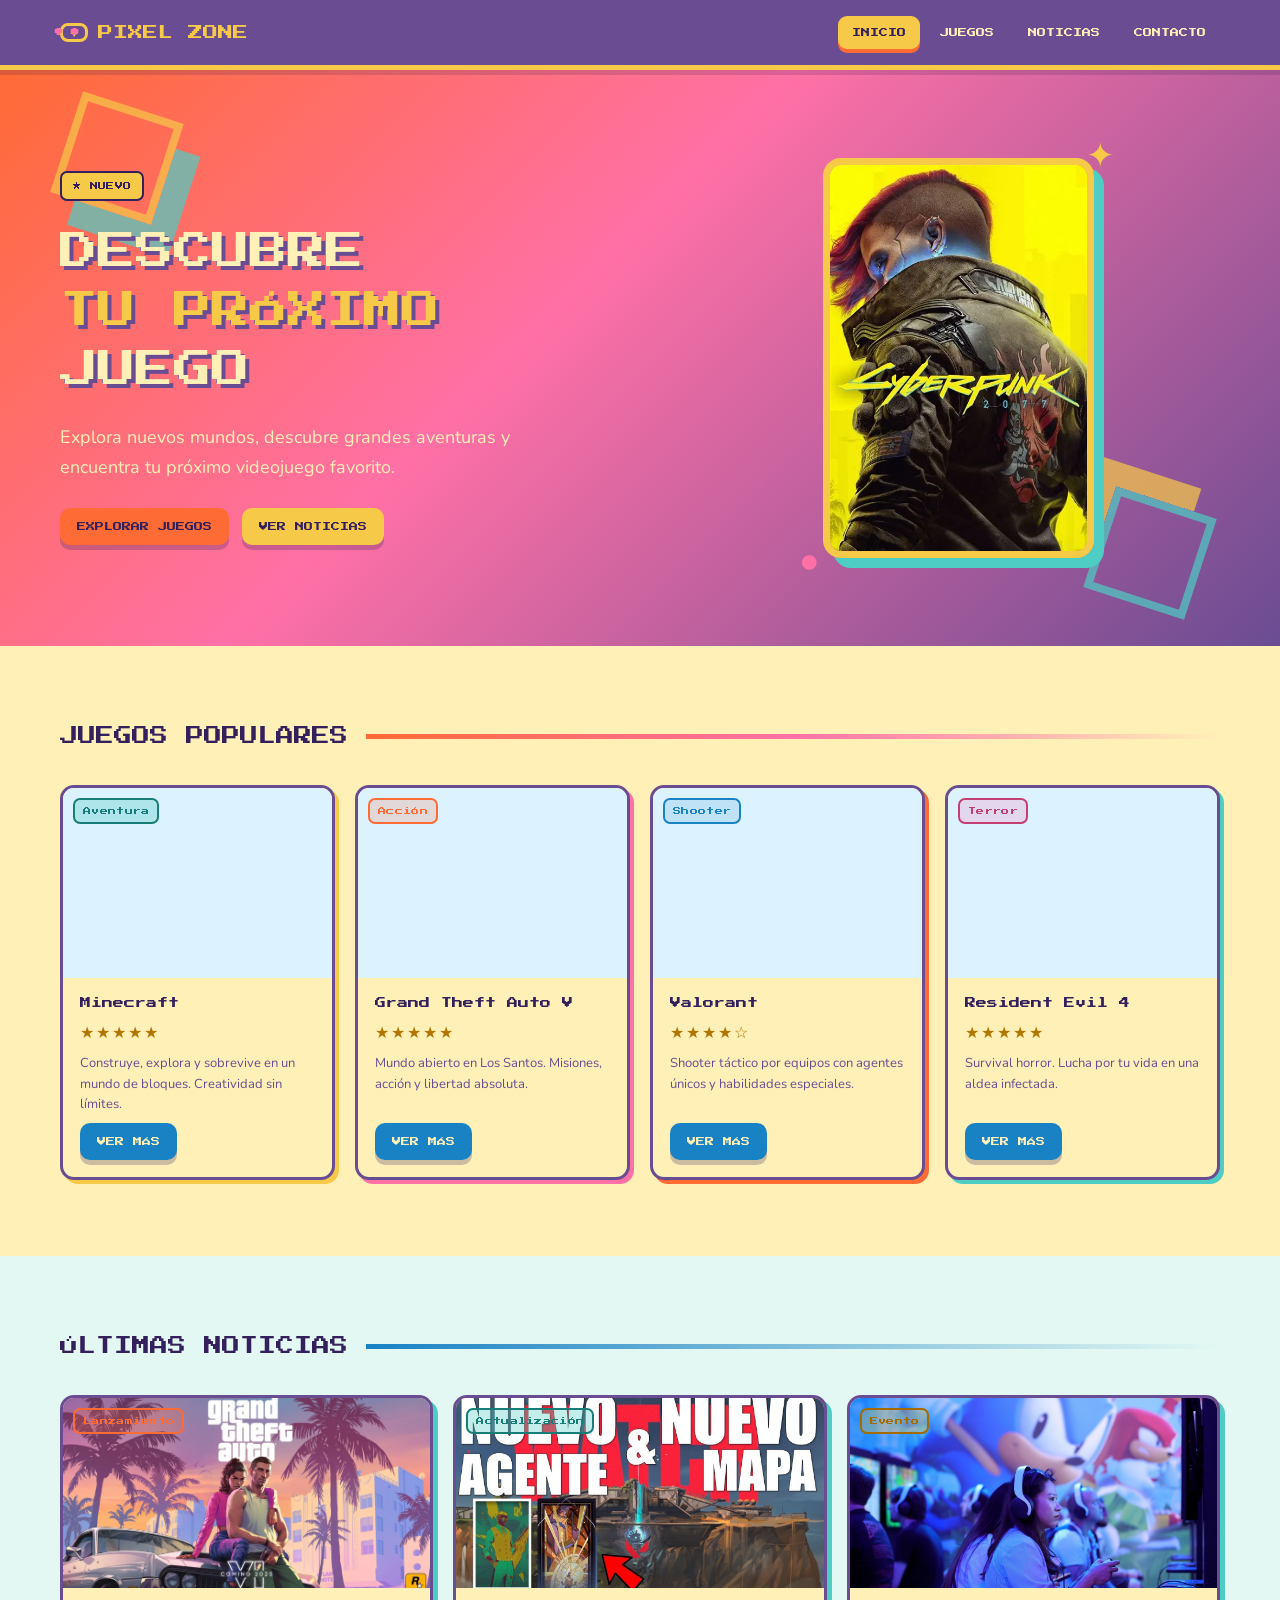
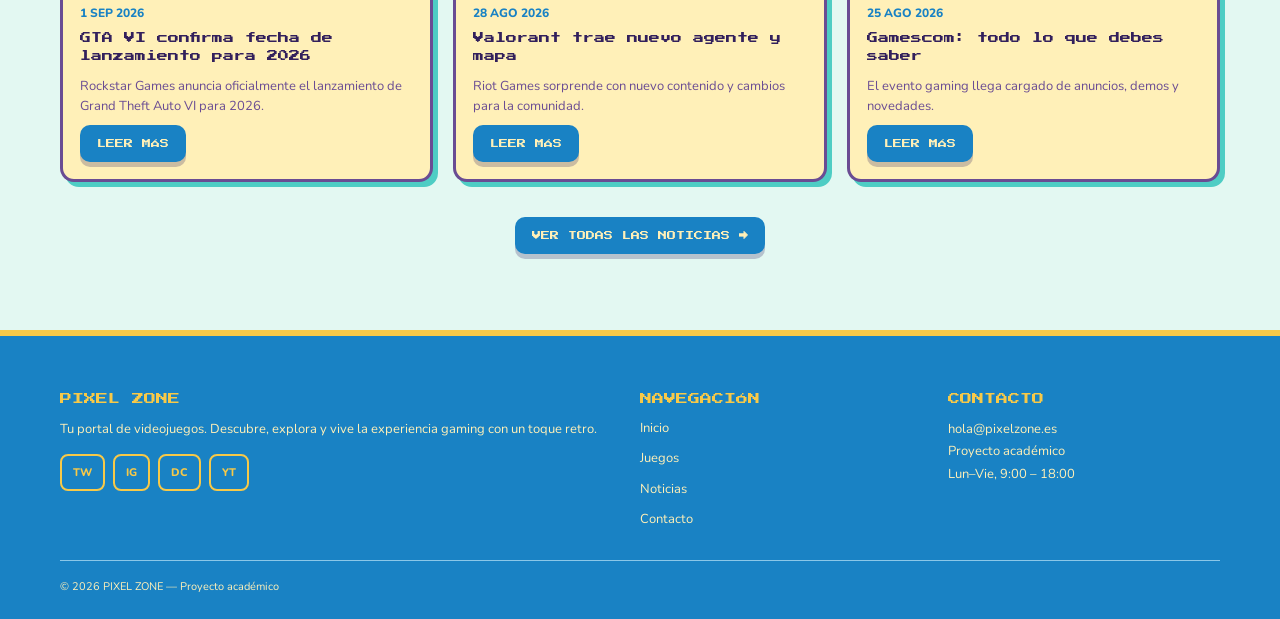
<file: index.html>
<!DOCTYPE html>
<html lang="es">
<head><meta charset="UTF-8"><meta name="viewport" content="width=device-width,initial-scale=1.0">
<title>Pixel Zone | Videojuegos</title><link rel="stylesheet" href="style.css"></head>
<body>
<header class="navbar">
  <div class="container nav-inner">
    <a class="logo pixel" href="index.html"><span class="controller"></span> PIXEL ZONE</a>
    <button class="menu-btn" onclick="toggleMenu()" aria-label="Abrir menú">☰</button>
    <nav class="nav-links" id="navLinks">
      <a class="active" href="index.html">INICIO</a>
      <a class="" href="juegos.html">JUEGOS</a>
      <a class="" href="noticias.html">NOTICIAS</a>
      <a class="" href="contacto.html">CONTACTO</a>
    </nav>
  </div>
</header>
<main>
<section class="hero">
  <div class="container hero-inner">
    <div>
      <span class="badge">★ NUEVO</span>
      <h1>DESCUBRE<br><span>TU PRÓXIMO</span><br>JUEGO</h1>
      <p>Explora nuevos mundos, descubre grandes aventuras y encuentra tu próximo videojuego favorito.</p>
      <div class="actions"><a class="btn btn-orange" href="juegos.html">EXPLORAR JUEGOS</a><a class="btn btn-yellow" href="noticias.html">VER NOTICIAS</a></div>
    </div>
    <div class="hero-image">
      <img src="img/hero.jpg" alt="Hero de Pixel Zone">
      <span class="float star">✦</span><span class="float coin">●</span>
    </div>
  </div>
</section>
<section class="section">
  <div class="container">
    <div class="section-title"><h2>JUEGOS POPULARES</h2><div class="line"></div></div>
    <div class="grid-games"><article class="card" style="box-shadow:4px 4px 0 var(--yellow)">
      <div class="card-image"><iframe width="100%" height="100%" src="https://www.youtube.com/embed/7A5YWn33eps" title="Minecraft" frameborder="0" allow="accelerometer; autoplay; clipboard-write; encrypted-media; gyroscope; picture-in-picture; web-share" allowfullscreen style="position:relative; z-index:1;"></iframe><span class="category cat-teal" style="position:absolute;top:10px;left:10px;z-index:2;pointer-events:none;">Aventura</span></div>
      <div class="card-body">
        <h3>Minecraft</h3><div class="rating">★★★★★</div><p>Construye, explora y sobrevive en un mundo de bloques. Creatividad sin límites.</p>
        <a class="btn btn-blue" href="juegos.html">VER MÁS</a>
      </div>
    </article><article class="card" style="box-shadow:4px 4px 0 var(--pink)">
      <div class="card-image"><iframe width="100%" height="100%" src="https://www.youtube.com/embed/hvoD7ehZPcM" title="Grand Theft Auto V" frameborder="0" allow="accelerometer; autoplay; clipboard-write; encrypted-media; gyroscope; picture-in-picture; web-share" allowfullscreen style="position:relative; z-index:1;"></iframe><span class="category cat-orange" style="position:absolute;top:10px;left:10px;z-index:2;pointer-events:none;">Acción</span></div>
      <div class="card-body">
        <h3>Grand Theft Auto V</h3><div class="rating">★★★★★</div><p>Mundo abierto en Los Santos. Misiones, acción y libertad absoluta.</p>
        <a class="btn btn-blue" href="juegos.html">VER MÁS</a>
      </div>
    </article><article class="card" style="box-shadow:4px 4px 0 var(--orange)">
      <div class="card-image"><iframe width="100%" height="100%" src="https://www.youtube.com/embed/Ey770ez6ROk" title="Valorant" frameborder="0" allow="accelerometer; autoplay; clipboard-write; encrypted-media; gyroscope; picture-in-picture; web-share" allowfullscreen style="position:relative; z-index:1;"></iframe><span class="category cat-blue" style="position:absolute;top:10px;left:10px;z-index:2;pointer-events:none;">Shooter</span></div>
      <div class="card-body">
        <h3>Valorant</h3><div class="rating">★★★★☆</div><p>Shooter táctico por equipos con agentes únicos y habilidades especiales.</p>
        <a class="btn btn-blue" href="juegos.html">VER MÁS</a>
      </div>
    </article><article class="card" style="box-shadow:4px 4px 0 var(--teal)">
      <div class="card-image"><iframe width="100%" height="100%" src="https://www.youtube.com/embed/E69tKrfEQag" title="Resident Evil 4" frameborder="0" allow="accelerometer; autoplay; clipboard-write; encrypted-media; gyroscope; picture-in-picture; web-share" allowfullscreen style="position:relative; z-index:1;"></iframe><span class="category cat-pink" style="position:absolute;top:10px;left:10px;z-index:2;pointer-events:none;">Terror</span></div>
      <div class="card-body">
        <h3>Resident Evil 4</h3><div class="rating">★★★★★</div><p>Survival horror. Lucha por tu vida en una aldea infectada.</p>
        <a class="btn btn-blue" href="juegos.html">VER MÁS</a>
      </div>
    </article></div>
  </div>
</section>
<section class="section alt">
  <div class="container">
    <div class="section-title"><h2>ÚLTIMAS NOTICIAS</h2><div class="line" style="background:linear-gradient(90deg,var(--blue),transparent)"></div></div>
    <div class="news-grid"><article class="card news-card">
      <div class="card-image"><img src="img/Grand-Theft-Auto-V.jpg" alt="Novedades de GTA VI"><span class="category cat-orange" style="position:absolute;top:10px;left:10px">Lanzamiento</span></div>
      <div class="card-body"><div class="news-date">1 sep 2026</div><h3>GTA VI confirma fecha de lanzamiento para 2026</h3><p>Rockstar Games anuncia oficialmente el lanzamiento de Grand Theft Auto VI para 2026.</p><a class="btn btn-blue" href="noticias.html">LEER MÁS</a></div>
    </article><article class="card news-card">
      <div class="card-image"><img src="img/Valorant-trae-nuevo-agente-y-mapa.jpg" alt="Valorant trae nuevo agente y mapa"><span class="category cat-teal" style="position:absolute;top:10px;left:10px">Actualización</span></div>
      <div class="card-body"><div class="news-date">28 ago 2026</div><h3>Valorant trae nuevo agente y mapa</h3><p>Riot Games sorprende con nuevo contenido y cambios para la comunidad.</p><a class="btn btn-blue" href="noticias.html">LEER MÁS</a></div>
    </article><article class="card news-card">
      <div class="card-image"><img src="img/Gamescom.jpg" alt="Las novedades más importantes de Gamescom"><span class="category cat-yellow" style="position:absolute;top:10px;left:10px">Evento</span></div>
      <div class="card-body"><div class="news-date">25 ago 2026</div><h3>Gamescom: todo lo que debes saber</h3><p>El evento gaming llega cargado de anuncios, demos y novedades.</p><a class="btn btn-blue" href="noticias.html">LEER MÁS</a></div>
    </article></div>
    <div style="text-align:center;margin-top:35px"><a class="btn btn-blue" href="noticias.html">VER TODAS LAS NOTICIAS →</a></div>
  </div>
</section>
</main><footer>
  <div class="container footer-grid">
    <div>
      <h3> PIXEL ZONE</h3>
      <p>Tu portal de videojuegos. Descubre, explora y vive la experiencia gaming con un toque retro.</p>
      <div class="socials"><span class="social">TW</span><span class="social">IG</span><span class="social">DC</span><span class="social">YT</span></div>
    </div>
    <div>
      <h3>NAVEGACIÓN</h3>
      <div class="footer-links">
        <a href="index.html">Inicio</a><a href="juegos.html">Juegos</a><a href="noticias.html">Noticias</a><a href="contacto.html">Contacto</a>
      </div>
    </div>
    <div>
      <h3>CONTACTO</h3>
      <p>hola@pixelzone.es<br>Proyecto académico<br>Lun–Vie, 9:00 – 18:00</p>
    </div>
  </div>
  <div class="container copyright">© 2026 PIXEL ZONE — Proyecto académico</div>
</footer><script>
function toggleMenu(){document.getElementById('navLinks').classList.toggle('open')}
</script></body></html>
</file>
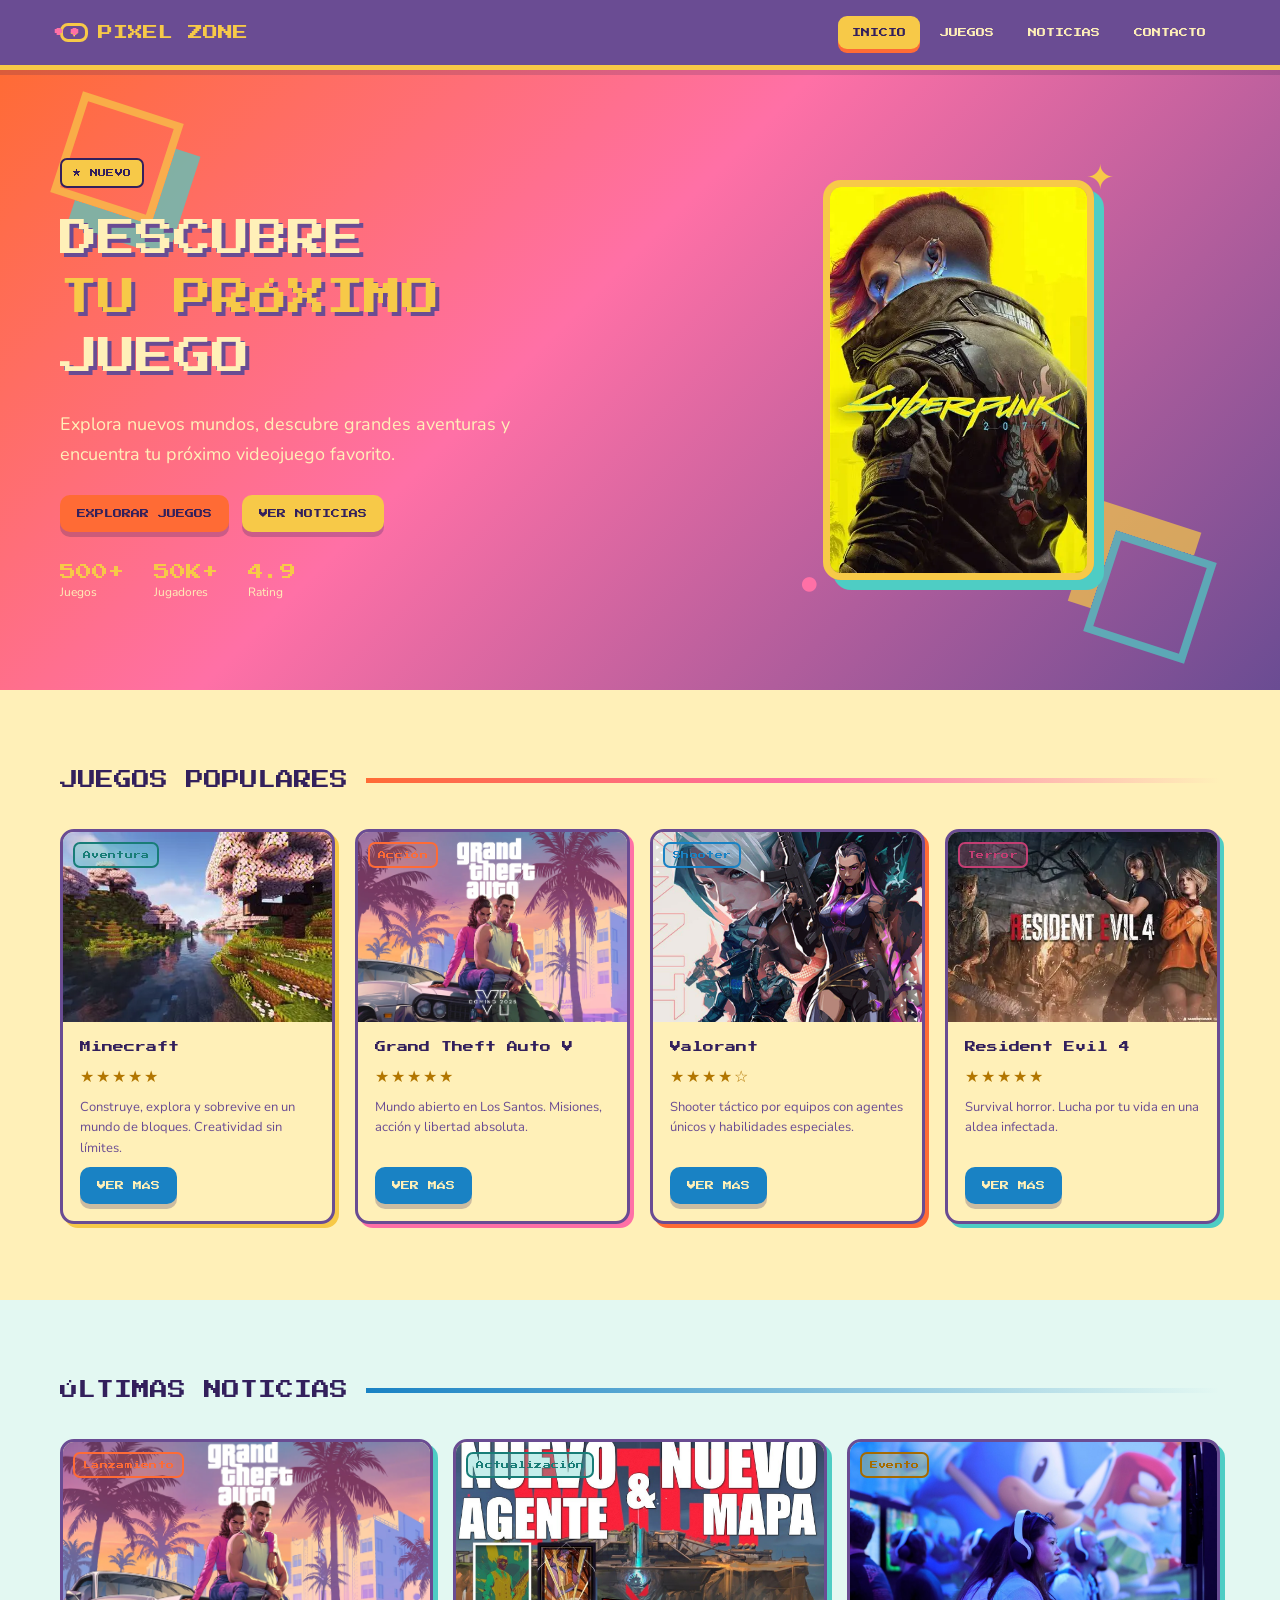
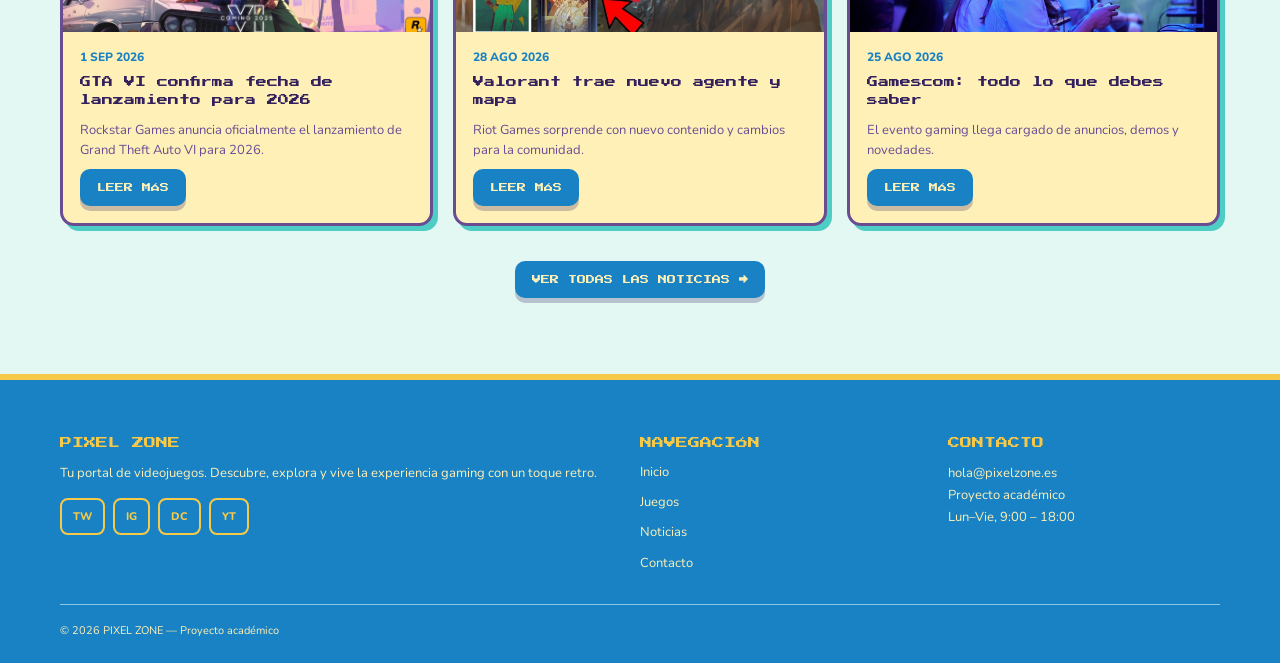
<file: actividad/index.html>
<!DOCTYPE html>
<html lang="es">
<head><meta charset="UTF-8"><meta name="viewport" content="width=device-width,initial-scale=1.0">
<title>Pixel Zone | Videojuegos</title><link rel="stylesheet" href="style.css"></head>
<body>
<header class="navbar">
  <div class="container nav-inner">
    <a class="logo pixel" href="index.html"><span class="controller"></span> PIXEL ZONE</a>
    <button class="menu-btn" onclick="toggleMenu()" aria-label="Abrir menú">☰</button>
    <nav class="nav-links" id="navLinks">
      <a class="active" href="index.html">INICIO</a>
      <a class="" href="juegos.html">JUEGOS</a>
      <a class="" href="noticias.html">NOTICIAS</a>
      <a class="" href="contacto.html">CONTACTO</a>
    </nav>
  </div>
</header>
<main>
<section class="hero">
  <div class="container hero-inner">
    <div>
      <span class="badge">★ NUEVO</span>
      <h1>DESCUBRE<br><span>TU PRÓXIMO</span><br>JUEGO</h1>
      <p>Explora nuevos mundos, descubre grandes aventuras y encuentra tu próximo videojuego favorito.</p>
      <div class="actions"><a class="btn btn-orange" href="juegos.html">EXPLORAR JUEGOS</a><a class="btn btn-yellow" href="noticias.html">VER NOTICIAS</a></div>
      <div class="stats"><div><strong>500+</strong><span>Juegos</span></div><div><strong>50K+</strong><span>Jugadores</span></div><div><strong>4.9</strong><span>Rating</span></div></div>
    </div>
    <div class="hero-image">
      <img src="img/hero.jpg" alt="Hero de Pixel Zone">
      <span class="float star">✦</span><span class="float coin">●</span>
    </div>
  </div>
</section>
<section class="section">
  <div class="container">
    <div class="section-title"><h2>JUEGOS POPULARES</h2><div class="line"></div></div>
    <div class="grid-games"><article class="card" style="box-shadow:4px 4px 0 var(--yellow)">
      <div class="card-image"><img src="img/minecraft.jpg" alt="Minecraft"><span class="category cat-teal" style="position:absolute;top:10px;left:10px">Aventura</span></div>
      <div class="card-body">
        <h3>Minecraft</h3><div class="rating">★★★★★</div><p>Construye, explora y sobrevive en un mundo de bloques. Creatividad sin límites.</p>
        <a class="btn btn-blue" href="juegos.html">VER MÁS</a>
      </div>
    </article><article class="card" style="box-shadow:4px 4px 0 var(--pink)">
      <div class="card-image"><img src="img/Grand-Theft-Auto-V.jpg" alt="Grand Theft Auto V"><span class="category cat-orange" style="position:absolute;top:10px;left:10px">Acción</span></div>
      <div class="card-body">
        <h3>Grand Theft Auto V</h3><div class="rating">★★★★★</div><p>Mundo abierto en Los Santos. Misiones, acción y libertad absoluta.</p>
        <a class="btn btn-blue" href="juegos.html">VER MÁS</a>
      </div>
    </article><article class="card" style="box-shadow:4px 4px 0 var(--orange)">
      <div class="card-image"><img src="img/Valorant.jpg" alt="Valorant"><span class="category cat-blue" style="position:absolute;top:10px;left:10px">Shooter</span></div>
      <div class="card-body">
        <h3>Valorant</h3><div class="rating">★★★★☆</div><p>Shooter táctico por equipos con agentes únicos y habilidades especiales.</p>
        <a class="btn btn-blue" href="juegos.html">VER MÁS</a>
      </div>
    </article><article class="card" style="box-shadow:4px 4px 0 var(--teal)">
      <div class="card-image"><img src="img/Resident-Evil-4.jpg" alt="Resident Evil 4"><span class="category cat-pink" style="position:absolute;top:10px;left:10px">Terror</span></div>
      <div class="card-body">
        <h3>Resident Evil 4</h3><div class="rating">★★★★★</div><p>Survival horror. Lucha por tu vida en una aldea infectada.</p>
        <a class="btn btn-blue" href="juegos.html">VER MÁS</a>
      </div>
    </article></div>
  </div>
</section>
<section class="section alt">
  <div class="container">
    <div class="section-title"><h2>ÚLTIMAS NOTICIAS</h2><div class="line" style="background:linear-gradient(90deg,var(--blue),transparent)"></div></div>
    <div class="news-grid"><article class="card news-card">
      <div class="card-image"><img src="img/Grand-Theft-Auto-V.jpg" alt="Novedades de GTA VI"><span class="category cat-orange" style="position:absolute;top:10px;left:10px">Lanzamiento</span></div>
      <div class="card-body"><div class="news-date">1 sep 2026</div><h3>GTA VI confirma fecha de lanzamiento para 2026</h3><p>Rockstar Games anuncia oficialmente el lanzamiento de Grand Theft Auto VI para 2026.</p><a class="btn btn-blue" href="noticias.html">LEER MÁS</a></div>
    </article><article class="card news-card">
      <div class="card-image"><img src="img/Valorant-trae-nuevo-agente-y-mapa.jpg" alt="Valorant trae nuevo agente y mapa"><span class="category cat-teal" style="position:absolute;top:10px;left:10px">Actualización</span></div>
      <div class="card-body"><div class="news-date">28 ago 2026</div><h3>Valorant trae nuevo agente y mapa</h3><p>Riot Games sorprende con nuevo contenido y cambios para la comunidad.</p><a class="btn btn-blue" href="noticias.html">LEER MÁS</a></div>
    </article><article class="card news-card">
      <div class="card-image"><img src="img/Gamescom.jpg" alt="Las novedades más importantes de Gamescom"><span class="category cat-yellow" style="position:absolute;top:10px;left:10px">Evento</span></div>
      <div class="card-body"><div class="news-date">25 ago 2026</div><h3>Gamescom: todo lo que debes saber</h3><p>El evento gaming llega cargado de anuncios, demos y novedades.</p><a class="btn btn-blue" href="noticias.html">LEER MÁS</a></div>
    </article></div>
    <div style="text-align:center;margin-top:35px"><a class="btn btn-blue" href="noticias.html">VER TODAS LAS NOTICIAS →</a></div>
  </div>
</section>
</main><footer>
  <div class="container footer-grid">
    <div>
      <h3> PIXEL ZONE</h3>
      <p>Tu portal de videojuegos. Descubre, explora y vive la experiencia gaming con un toque retro.</p>
      <div class="socials"><span class="social">TW</span><span class="social">IG</span><span class="social">DC</span><span class="social">YT</span></div>
    </div>
    <div>
      <h3>NAVEGACIÓN</h3>
      <div class="footer-links">
        <a href="index.html">Inicio</a><a href="juegos.html">Juegos</a><a href="noticias.html">Noticias</a><a href="contacto.html">Contacto</a>
      </div>
    </div>
    <div>
      <h3>CONTACTO</h3>
      <p>hola@pixelzone.es<br>Proyecto académico<br>Lun–Vie, 9:00 – 18:00</p>
    </div>
  </div>
  <div class="container copyright">© 2026 PIXEL ZONE — Proyecto académico</div>
</footer><script>
function toggleMenu(){document.getElementById('navLinks').classList.toggle('open')}
</script></body></html>
</file>
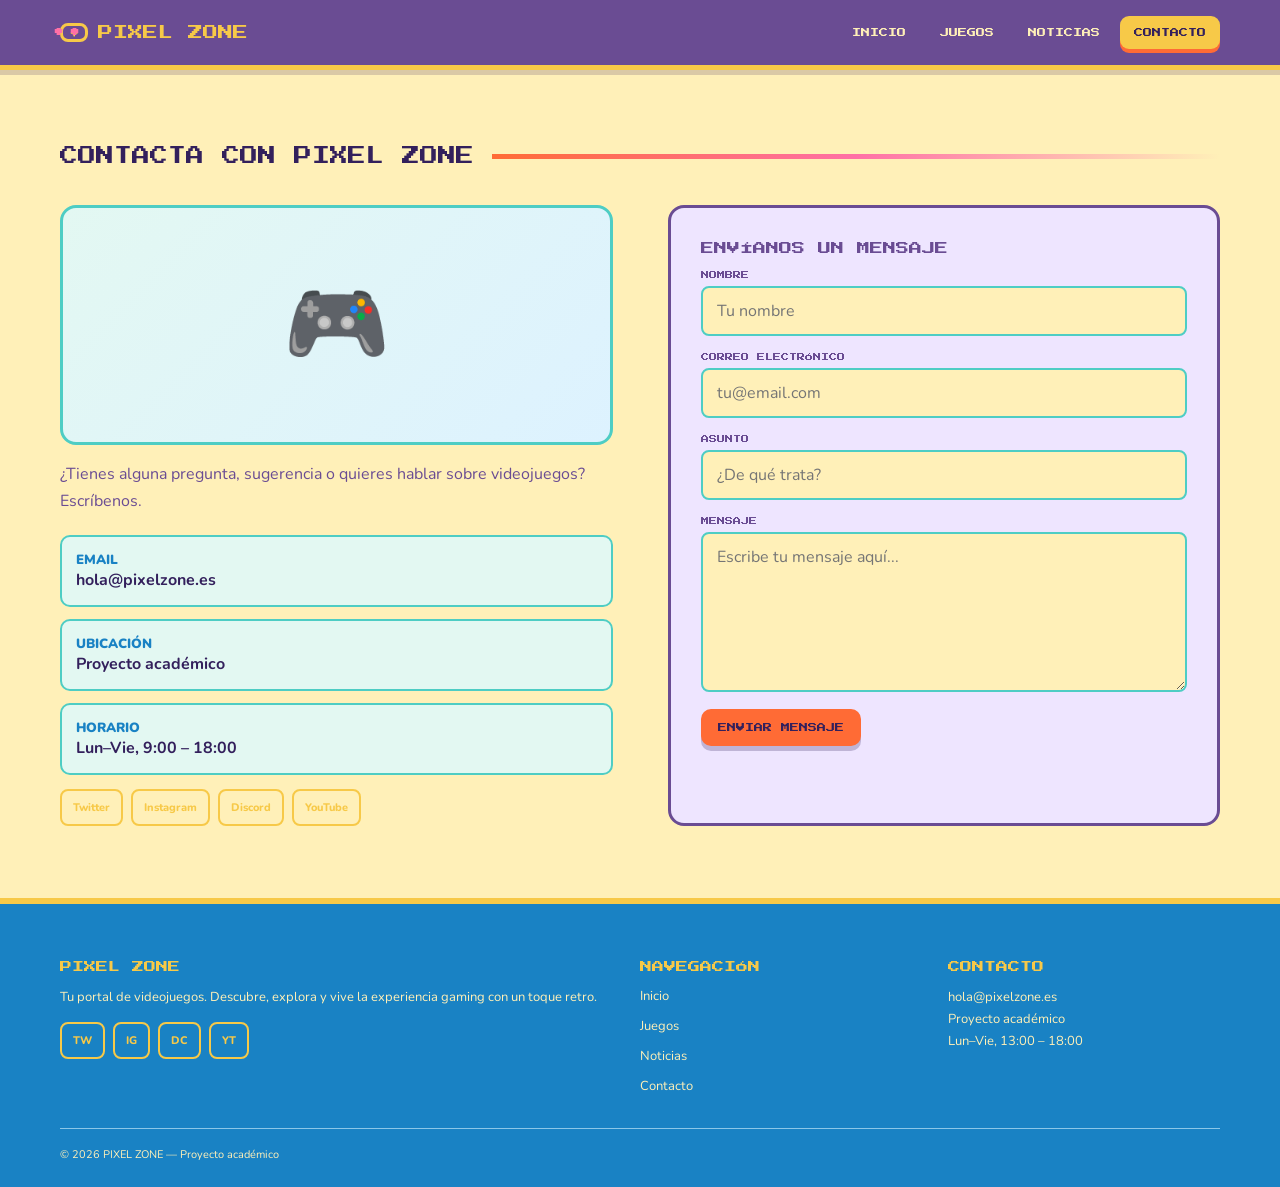
<file: contacto.html>
<!DOCTYPE html>
<html lang="es"><head><meta charset="UTF-8"><meta name="viewport" content="width=device-width,initial-scale=1.0">
<title>Pixel Zone | Contacto</title><link rel="stylesheet" href="style.css"></head><body>
<header class="navbar">
  <div class="container nav-inner">
    <a class="logo pixel" href="index.html"><span class="controller"></span> PIXEL ZONE</a>
    <button class="menu-btn" onclick="toggleMenu()" aria-label="Abrir menú">☰</button>
    <nav class="nav-links" id="navLinks">
      <a class="" href="index.html">INICIO</a>
      <a class="" href="juegos.html">JUEGOS</a>
      <a class="" href="noticias.html">NOTICIAS</a>
      <a class="active" href="contacto.html">CONTACTO</a>
    </nav>
  </div>
</header>
<main class="page-main"><div class="container">
<div class="section-title"><h1 class="page-title">CONTACTA CON PIXEL ZONE</h1><div class="line"></div></div>
<div class="contact-grid">
<section>
<div class="contact-art">🎮</div>
<p class="contact-text">¿Tienes alguna pregunta, sugerencia o quieres hablar sobre videojuegos? Escríbenos.</p>
<div class="info-list">
<div class="info"><small>EMAIL</small><strong>hola@pixelzone.es</strong></div>
<div class="info"><small>UBICACIÓN</small><strong>Proyecto académico</strong></div>
<div class="info"><small>HORARIO</small><strong>Lun–Vie, 9:00 – 18:00</strong></div>
</div>
<div class="socials"><span class="social">Twitter</span><span class="social">Instagram</span><span class="social">Discord</span><span class="social">YouTube</span></div>
</section>
<section class="form-box">
<h2>ENVÍANOS UN MENSAJE</h2>
<form id="contactForm" onsubmit="sendForm(event)">
<div class="field"><label>NOMBRE</label><input required type="text" placeholder="Tu nombre"></div>
<div class="field"><label>CORREO ELECTRÓNICO</label><input required type="email" placeholder="tu@email.com"></div>
<div class="field"><label>ASUNTO</label><input required type="text" placeholder="¿De qué trata?"></div>
<div class="field"><label>MENSAJE</label><textarea required rows="6" placeholder="Escribe tu mensaje aquí..."></textarea></div>
<button class="btn btn-orange" type="submit">ENVIAR MENSAJE</button>
</form>
</section>
</div></div></main><footer>
  <div class="container footer-grid">
    <div>
      <h3> PIXEL ZONE</h3>
      <p>Tu portal de videojuegos. Descubre, explora y vive la experiencia gaming con un toque retro.</p>
      <div class="socials"><span class="social">TW</span><span class="social">IG</span><span class="social">DC</span><span class="social">YT</span></div>
    </div>
    <div>
      <h3>NAVEGACIÓN</h3>
      <div class="footer-links">
        <a href="index.html">Inicio</a><a href="juegos.html">Juegos</a><a href="noticias.html">Noticias</a><a href="contacto.html">Contacto</a>
      </div>
    </div>
    <div>
      <h3>CONTACTO</h3>
      <p>hola@pixelzone.es<br>Proyecto académico<br>Lun–Vie, 13:00 – 18:00</p>
    </div>
  </div>
  <div class="container copyright">© 2026 PIXEL ZONE — Proyecto académico</div>
</footer>
<script>
function toggleMenu(){document.getElementById('navLinks').classList.toggle('open')}
function sendForm(e){e.preventDefault();alert('¡Mensaje enviado! Gracias por contactar con Pixel Zone.');e.target.reset();}
</script></body></html>
</file>
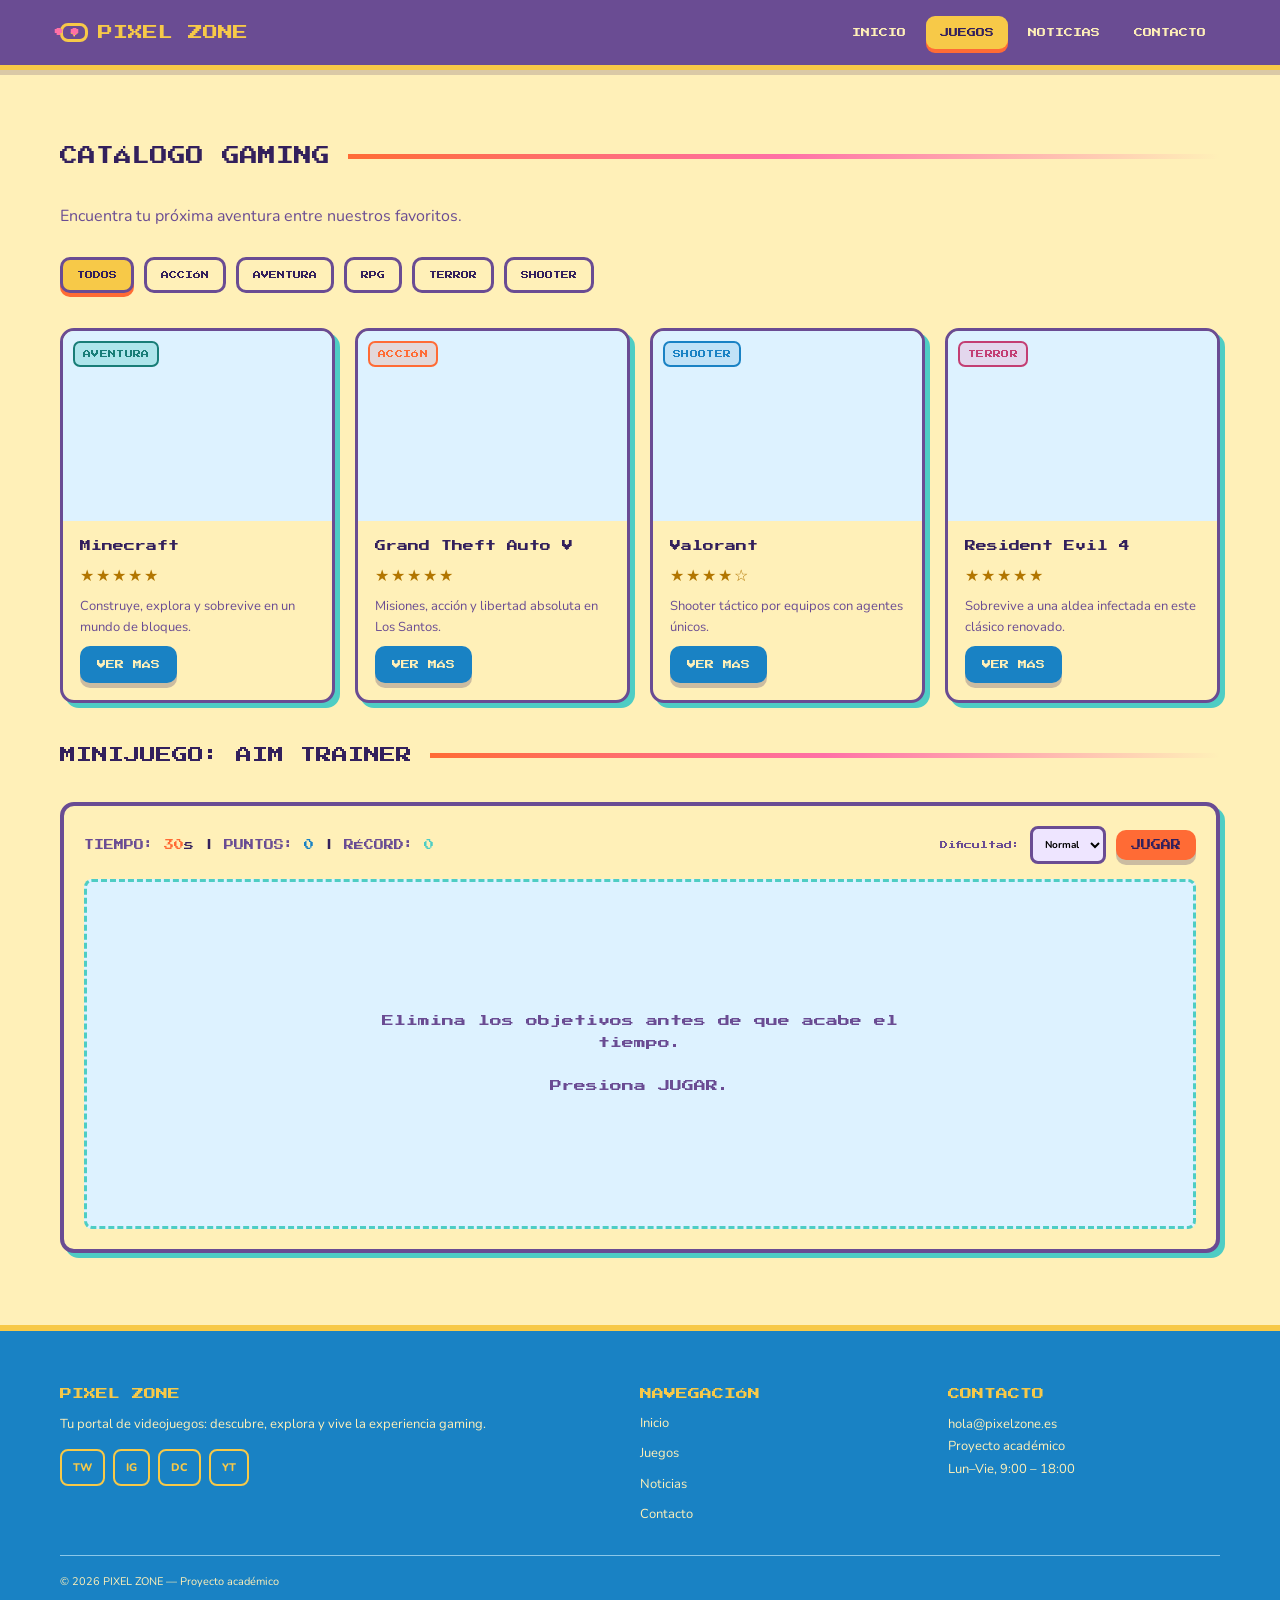
<file: juegos.html>
<!DOCTYPE html>
<html lang="es">
<head>
  <meta charset="UTF-8">
  <meta name="viewport" content="width=device-width, initial-scale=1.0">
  <title>Pixel Zone | Juegos</title>
  <link rel="stylesheet" href="style.css">
</head>
<body>
<header class="navbar">
  <div class="container nav-inner">
    <a class="logo pixel" href="index.html"><span class="controller" aria-hidden="true"></span> PIXEL ZONE</a>
    <button class="menu-btn" onclick="toggleMenu()" aria-label="Abrir menú">☰</button>
    <nav class="nav-links" id="navLinks">
      <a href="index.html">INICIO</a><a class="active" href="juegos.html">JUEGOS</a><a href="noticias.html">NOTICIAS</a><a href="contacto.html">CONTACTO</a>
    </nav>
  </div>
</header>
<main class="page-main">
  <div class="container">
    <div class="section-title"><h1 class="page-title">CATÁLOGO GAMING</h1><div class="line"></div></div>
    <p class="page-subtitle">Encuentra tu próxima aventura entre nuestros favoritos.</p>
    <div class="filters" aria-label="Filtrar juegos">
      <button class="filter active" data-filter="todos">TODOS</button>
      <button class="filter" data-filter="accion">ACCIÓN</button>
      <button class="filter" data-filter="aventura">AVENTURA</button>
      <button class="filter" data-filter="rpg">RPG</button>
      <button class="filter" data-filter="terror">TERROR</button>
      <button class="filter" data-filter="shooter">SHOOTER</button>
    </div>
    <div class="grid-games" id="gamesGrid">
      <article class="card game-item" data-genre="aventura"><div class="card-image"><iframe width="100%" height="100%" src="https://www.youtube.com/embed/7A5YWn33eps" title="Minecraft" frameborder="0" allow="accelerometer; autoplay; clipboard-write; encrypted-media; gyroscope; picture-in-picture; web-share" allowfullscreen style="position:relative; z-index:1;"></iframe><span class="category cat-teal" style="position:absolute;top:10px;left:10px;z-index:2;pointer-events:none;">AVENTURA</span></div><div class="card-body"><h3>Minecraft</h3><div class="rating">★★★★★</div><p>Construye, explora y sobrevive en un mundo de bloques.</p><a class="btn btn-blue" href="#">VER MÁS</a></div></article>
      <article class="card game-item" data-genre="accion"><div class="card-image"><iframe width="100%" height="100%" src="https://www.youtube.com/embed/hvoD7ehZPcM" title="Grand Theft Auto V" frameborder="0" allow="accelerometer; autoplay; clipboard-write; encrypted-media; gyroscope; picture-in-picture; web-share" allowfullscreen style="position:relative; z-index:1;"></iframe><span class="category cat-orange" style="position:absolute;top:10px;left:10px;z-index:2;pointer-events:none;">ACCIÓN</span></div><div class="card-body"><h3>Grand Theft Auto V</h3><div class="rating">★★★★★</div><p>Misiones, acción y libertad absoluta en Los Santos.</p><a class="btn btn-blue" href="#">VER MÁS</a></div></article>
      <article class="card game-item" data-genre="shooter"><div class="card-image"><iframe width="100%" height="100%" src="https://www.youtube.com/embed/Ey770ez6ROk" title="Valorant" frameborder="0" allow="accelerometer; autoplay; clipboard-write; encrypted-media; gyroscope; picture-in-picture; web-share" allowfullscreen style="position:relative; z-index:1;"></iframe><span class="category cat-blue" style="position:absolute;top:10px;left:10px;z-index:2;pointer-events:none;">SHOOTER</span></div><div class="card-body"><h3>Valorant</h3><div class="rating">★★★★☆</div><p>Shooter táctico por equipos con agentes únicos.</p><a class="btn btn-blue" href="#">VER MÁS</a></div></article>
      <article class="card game-item" data-genre="terror"><div class="card-image"><iframe width="100%" height="100%" src="https://www.youtube.com/embed/E69tKrfEQag" title="Resident Evil 4" frameborder="0" allow="accelerometer; autoplay; clipboard-write; encrypted-media; gyroscope; picture-in-picture; web-share" allowfullscreen style="position:relative; z-index:1;"></iframe><span class="category cat-pink" style="position:absolute;top:10px;left:10px;z-index:2;pointer-events:none;">TERROR</span></div><div class="card-body"><h3>Resident Evil 4</h3><div class="rating">★★★★★</div><p>Sobrevive a una aldea infectada en este clásico renovado.</p><a class="btn btn-blue" href="#">VER MÁS</a></div></article>
      <div style="grid-column: 1 / -1; margin-top: 20px;">
        <div class="section-title"><h2 style="font-size: 16px; margin: 0; font-family: 'Press Start 2P', monospace;">MINIJUEGO: AIM TRAINER</h2><div class="line"></div></div>
        <div class="minigame-container" style="background: var(--paper); border: 4px solid var(--purple); border-radius: 14px; padding: 20px; box-shadow: 5px 5px 0 var(--teal); margin-top: 15px;">
          <div style="display: flex; justify-content: space-between; align-items: center; margin-bottom: 15px; flex-wrap: wrap; gap: 10px;">
            <div style="font-family: 'Press Start 2P', monospace; font-size: 10px; color: var(--ink); line-height: 1.8;">
              <span style="color: var(--purple);">TIEMPO:</span> <span id="mg-time" style="color: var(--orange);">30</span>s | 
              <span style="color: var(--purple);">PUNTOS:</span> <span id="mg-score" style="color: var(--blue);">0</span> | 
              <span style="color: var(--purple);">RÉCORD:</span> <span id="mg-record" style="color: var(--teal);">0</span>
            </div>
            <div style="display: flex; gap: 10px; align-items: center;">
              <label for="mg-diff" style="font-family: 'Press Start 2P', monospace; font-size: 8px; color: var(--purple);">Dificultad:</label>
              <select id="mg-diff" style="padding: 8px; font-size: 10px; border: 3px solid var(--purple); border-radius: 8px; background: var(--lavender); font-family: 'Nunito', sans-serif; font-weight: bold; outline: none; cursor: pointer;">
                <option value="easy">Fácil</option>
                <option value="medium" selected>Normal</option>
                <option value="hard">Difícil</option>
              </select>
              <button id="mg-start" class="btn btn-orange" style="padding: 10px 15px; font-size: 10px;">JUGAR</button>
            </div>
          </div>
          <div id="mg-area" style="position: relative; width: 100%; height: 350px; background: var(--sky); border: 3px dashed var(--teal); border-radius: 8px; overflow: hidden; cursor: crosshair;">
            <div id="mg-target" style="position: absolute; display: none; background: var(--pink); border-radius: 50%; border: 3px solid var(--purple); box-shadow: 2px 2px 0 var(--ink); cursor: pointer; transition: transform 0.05s;"></div>
            <div id="mg-message" style="position: absolute; top: 50%; left: 50%; transform: translate(-50%, -50%); text-align: center; font-family: 'Press Start 2P', monospace; font-size: 12px; color: var(--purple); line-height: 1.8;">
              Elimina los objetivos antes de que acabe el tiempo.<br><br>Presiona JUGAR.
            </div>
          </div>
        </div>
      </div>
    </div>
  </div>
</main>
<footer><div class="container footer-grid"><div><h3>PIXEL ZONE</h3><p>Tu portal de videojuegos: descubre, explora y vive la experiencia gaming.</p><div class="socials"><span class="social">TW</span><span class="social">IG</span><span class="social">DC</span><span class="social">YT</span></div></div><div><h3>NAVEGACIÓN</h3><div class="footer-links"><a href="index.html">Inicio</a><a href="juegos.html">Juegos</a><a href="noticias.html">Noticias</a><a href="contacto.html">Contacto</a></div></div><div><h3>CONTACTO</h3><p>hola@pixelzone.es<br>Proyecto académico<br>Lun–Vie, 9:00 – 18:00</p></div></div><div class="container copyright">© 2026 PIXEL ZONE — Proyecto académico</div></footer>
<script>
function toggleMenu(){document.getElementById('navLinks').classList.toggle('open')}
document.querySelectorAll('.filter').forEach(function(button){
  button.addEventListener('click',function(){
    document.querySelectorAll('.filter').forEach(function(item){item.classList.remove('active')});
    button.classList.add('active');
    var filter=button.dataset.filter;
    document.querySelectorAll('.game-item').forEach(function(game){
      game.style.display=filter==='todos'||game.dataset.genre===filter?'flex':'none';
    });
  });
});

let mgScore = 0, mgTime = 30, mgTimerInterval;
let mgIsPlaying = false;
const elTime = document.getElementById('mg-time');
const elScore = document.getElementById('mg-score');
const elRecord = document.getElementById('mg-record');
const elArea = document.getElementById('mg-area');
const elTarget = document.getElementById('mg-target');
const elStart = document.getElementById('mg-start');
const elDiff = document.getElementById('mg-diff');
const elMessage = document.getElementById('mg-message');

let mgRecordVal = localStorage.getItem('pixelzone_aim_record') || 0;
if(elRecord) elRecord.textContent = mgRecordVal;

if(elStart) {
  elStart.addEventListener('click', () => {
    if(mgIsPlaying) return;
    mgIsPlaying = true;
    mgScore = 0;
    mgTime = 30;
    elScore.textContent = mgScore;
    elTime.textContent = mgTime;
    elStart.style.display = 'none';
    elDiff.disabled = true;
    elMessage.style.display = 'none';
    elTarget.style.display = 'block';
    
    let size = 40;
    if(elDiff.value === 'easy') size = 60;
    if(elDiff.value === 'hard') size = 20;
    elTarget.style.width = size + 'px';
    elTarget.style.height = size + 'px';

    mgMoveTarget(size);

    mgTimerInterval = setInterval(() => {
      mgTime--;
      elTime.textContent = mgTime;
      if(mgTime <= 0) mgEndGame();
    }, 1000);
  });

  elTarget.addEventListener('mousedown', (e) => {
    if(!mgIsPlaying) return;
    mgScore++;
    elScore.textContent = mgScore;
    elTarget.style.transform = 'scale(0.8)';
    setTimeout(() => elTarget.style.transform = 'scale(1)', 50);
    let size = parseInt(elTarget.style.width);
    mgMoveTarget(size);
  });
}

function mgMoveTarget(size) {
  const maxX = elArea.clientWidth - size;
  const maxY = elArea.clientHeight - size;
  const randomX = Math.floor(Math.random() * maxX);
  const randomY = Math.floor(Math.random() * maxY);
  elTarget.style.left = randomX + 'px';
  elTarget.style.top = randomY + 'px';
}

function mgEndGame() {
  mgIsPlaying = false;
  clearInterval(mgTimerInterval);
  elTarget.style.display = 'none';
  elStart.style.display = 'inline-block';
  elStart.textContent = 'REINTENTAR';
  elDiff.disabled = false;
  
  if(mgScore > mgRecordVal) {
    mgRecordVal = mgScore;
    localStorage.setItem('pixelzone_aim_record', mgRecordVal);
    elRecord.textContent = mgRecordVal;
    elMessage.innerHTML = `¡NUEVO RÉCORD!<br><br>Puntuación: ${mgScore}`;
  } else {
    elMessage.innerHTML = `¡TIEMPO AGOTADO!<br><br>Puntuación: ${mgScore}`;
  }
  elMessage.style.display = 'block';
}
</script>
</body>
</html>
</file>
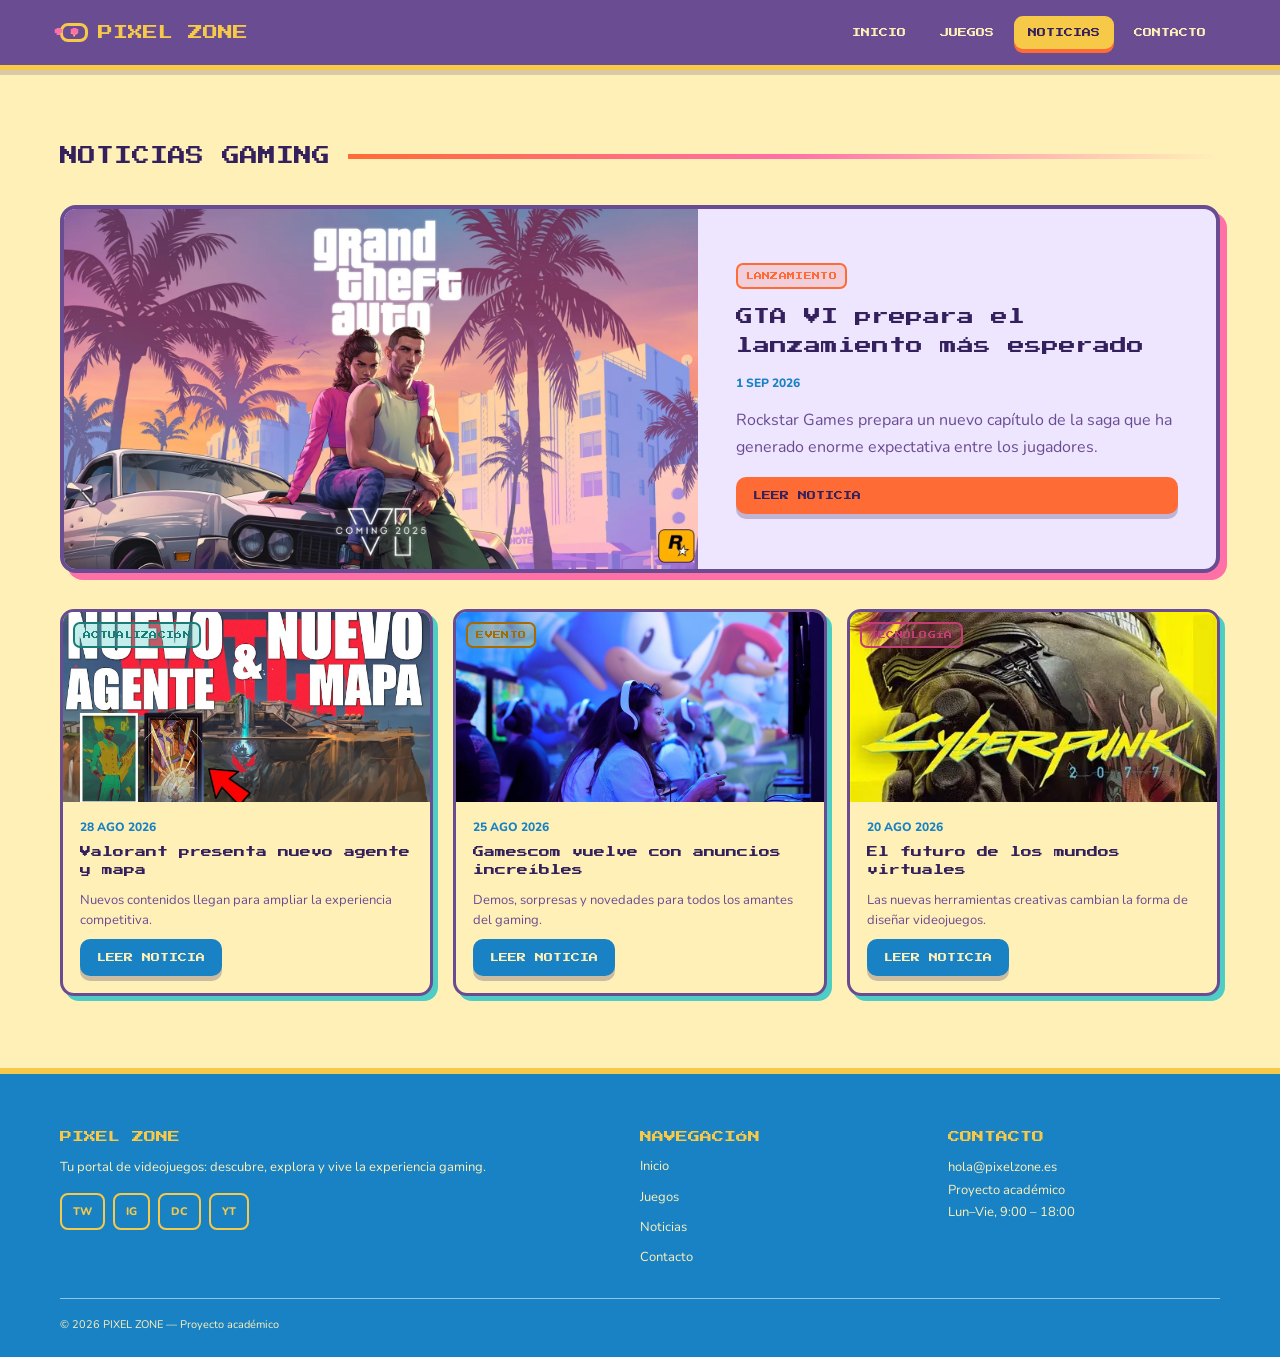
<file: noticias.html>
<!DOCTYPE html>
<html lang="es">
<head>
  <meta charset="UTF-8">
  <meta name="viewport" content="width=device-width, initial-scale=1.0">
  <title>Pixel Zone | Noticias Gaming</title>
  <link rel="stylesheet" href="style.css">
</head>
<body>
<header class="navbar"><div class="container nav-inner"><a class="logo pixel" href="index.html"><span class="controller" aria-hidden="true"></span> PIXEL ZONE</a><button class="menu-btn" onclick="toggleMenu()" aria-label="Abrir menú">☰</button><nav class="nav-links" id="navLinks"><a href="index.html">INICIO</a><a href="juegos.html">JUEGOS</a><a class="active" href="noticias.html">NOTICIAS</a><a href="contacto.html">CONTACTO</a></nav></div></header>
<main class="page-main"><div class="container">
  <div class="section-title"><h1 class="page-title">NOTICIAS GAMING</h1><div class="line"></div></div>
  <article class="featured"><img src="img/Grand-Theft-Auto-V.jpg" alt="Novedades de GTA VI"><div class="featured-content"><span class="category cat-orange">LANZAMIENTO</span><h2>GTA VI prepara el lanzamiento más esperado</h2><div class="news-date">1 SEP 2026</div><p>Rockstar Games prepara un nuevo capítulo de la saga que ha generado enorme expectativa entre los jugadores.</p><a class="btn btn-orange" href="#noticias">LEER NOTICIA</a></div></article>
  <div class="news-grid" id="noticias">
    <article class="card news-card"><div class="card-image"><img src="img/Valorant-trae-nuevo-agente-y-mapa.jpg" alt="Nuevo agente y mapa de Valorant"><span class="category cat-teal" style="position:absolute;top:10px;left:10px">ACTUALIZACIÓN</span></div><div class="card-body"><div class="news-date">28 AGO 2026</div><h3>Valorant presenta nuevo agente y mapa</h3><p>Nuevos contenidos llegan para ampliar la experiencia competitiva.</p><a class="btn btn-blue" href="#">LEER NOTICIA</a></div></article>
    <article class="card news-card"><div class="card-image"><img src="img/Gamescom.jpg" alt="Las novedades más importantes de Gamescom"><span class="category cat-yellow" style="position:absolute;top:10px;left:10px">EVENTO</span></div><div class="card-body"><div class="news-date">25 AGO 2026</div><h3>Gamescom vuelve con anuncios increíbles</h3><p>Demos, sorpresas y novedades para todos los amantes del gaming.</p><a class="btn btn-blue" href="#">LEER NOTICIA</a></div></article>
    <article class="card news-card"><div class="card-image"><img src="img/hero.jpg" alt="Tecnología para videojuegos"><span class="category cat-pink" style="position:absolute;top:10px;left:10px">TECNOLOGÍA</span></div><div class="card-body"><div class="news-date">20 AGO 2026</div><h3>El futuro de los mundos virtuales</h3><p>Las nuevas herramientas creativas cambian la forma de diseñar videojuegos.</p><a class="btn btn-blue" href="#">LEER NOTICIA</a></div></article>
  </div>
</div></main>
<footer><div class="container footer-grid"><div><h3>PIXEL ZONE</h3><p>Tu portal de videojuegos: descubre, explora y vive la experiencia gaming.</p><div class="socials"><span class="social">TW</span><span class="social">IG</span><span class="social">DC</span><span class="social">YT</span></div></div><div><h3>NAVEGACIÓN</h3><div class="footer-links"><a href="index.html">Inicio</a><a href="juegos.html">Juegos</a><a href="noticias.html">Noticias</a><a href="contacto.html">Contacto</a></div></div><div><h3>CONTACTO</h3><p>hola@pixelzone.es<br>Proyecto académico<br>Lun–Vie, 9:00 – 18:00</p></div></div><div class="container copyright">© 2026 PIXEL ZONE — Proyecto académico</div></footer>
<script>function toggleMenu(){document.getElementById('navLinks').classList.toggle('open')}</script>
</body>
</html>
</file>
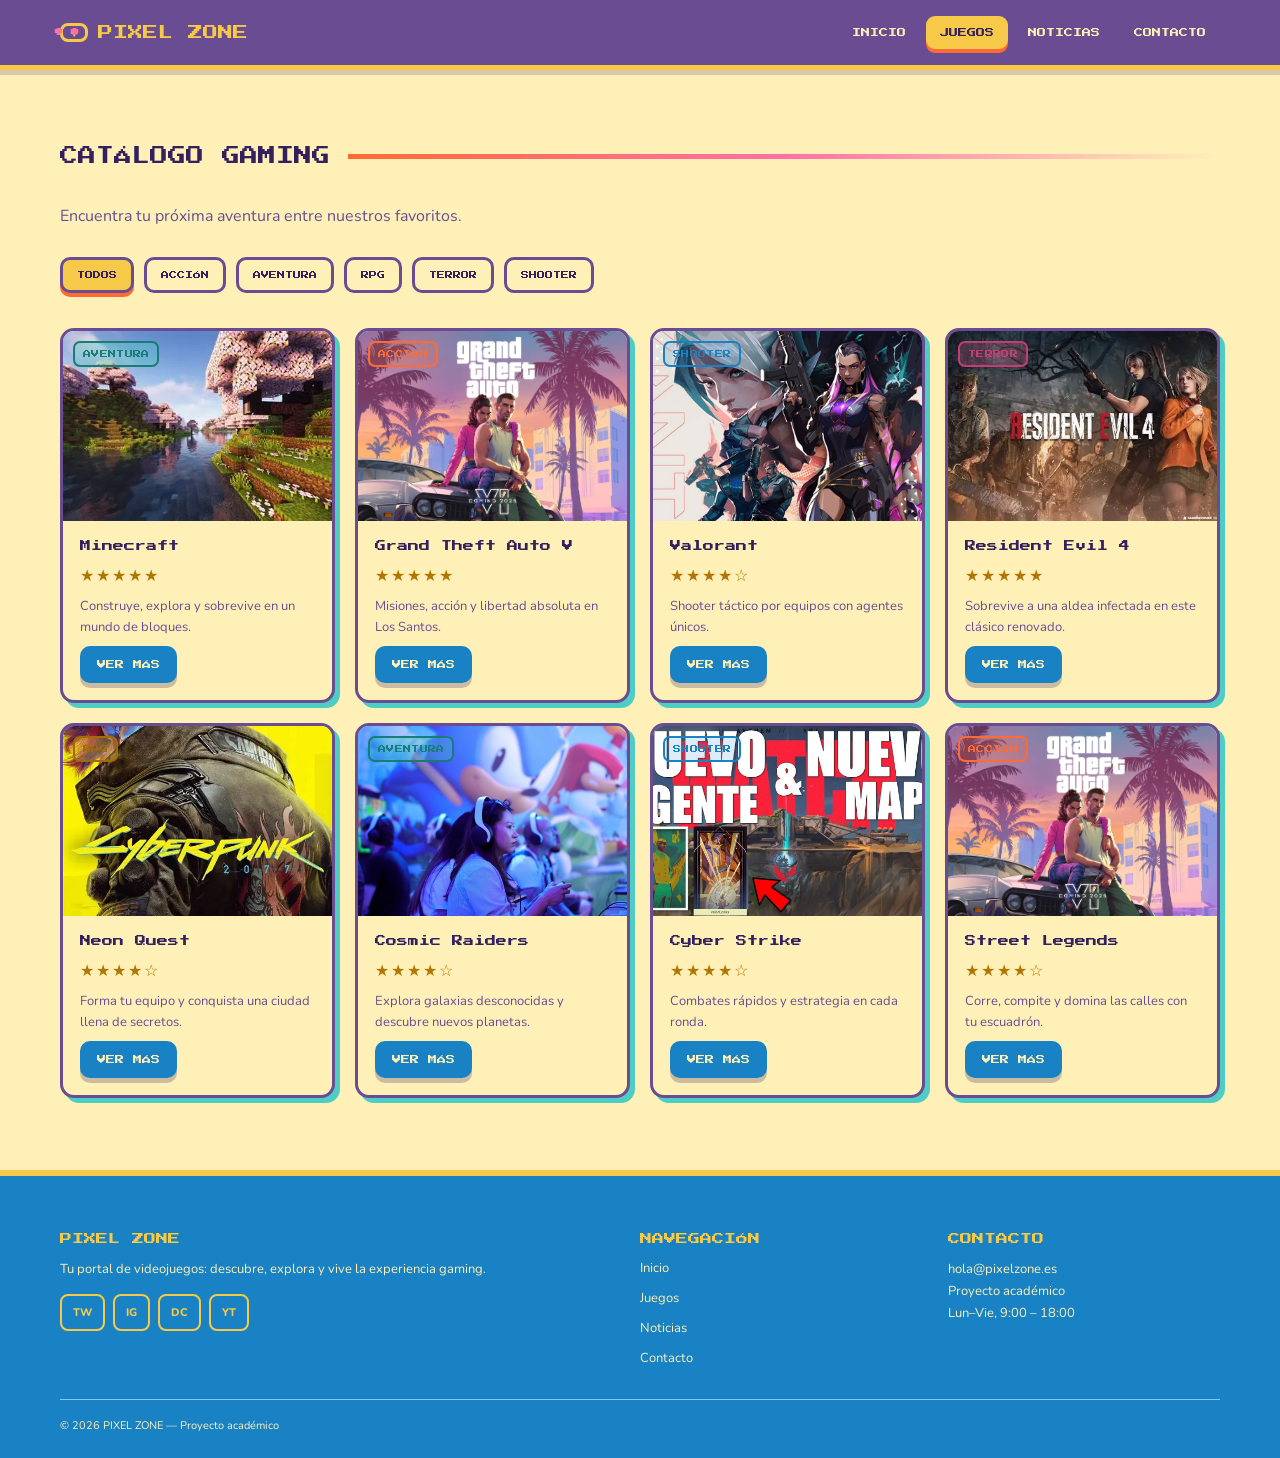
<file: actividad/juegos.html>
<!DOCTYPE html>
<html lang="es">
<head>
  <meta charset="UTF-8">
  <meta name="viewport" content="width=device-width, initial-scale=1.0">
  <title>Pixel Zone | Juegos</title>
  <link rel="stylesheet" href="style.css">
</head>
<body>
<header class="navbar">
  <div class="container nav-inner">
    <a class="logo pixel" href="index.html"><span class="controller" aria-hidden="true"></span> PIXEL ZONE</a>
    <button class="menu-btn" onclick="toggleMenu()" aria-label="Abrir menú">☰</button>
    <nav class="nav-links" id="navLinks">
      <a href="index.html">INICIO</a><a class="active" href="juegos.html">JUEGOS</a><a href="noticias.html">NOTICIAS</a><a href="contacto.html">CONTACTO</a>
    </nav>
  </div>
</header>
<main class="page-main">
  <div class="container">
    <div class="section-title"><h1 class="page-title">CATÁLOGO GAMING</h1><div class="line"></div></div>
    <p class="page-subtitle">Encuentra tu próxima aventura entre nuestros favoritos.</p>
    <div class="filters" aria-label="Filtrar juegos">
      <button class="filter active" data-filter="todos">TODOS</button>
      <button class="filter" data-filter="accion">ACCIÓN</button>
      <button class="filter" data-filter="aventura">AVENTURA</button>
      <button class="filter" data-filter="rpg">RPG</button>
      <button class="filter" data-filter="terror">TERROR</button>
      <button class="filter" data-filter="shooter">SHOOTER</button>
    </div>
    <div class="grid-games" id="gamesGrid">
      <article class="card game-item" data-genre="aventura"><div class="card-image"><img src="img/minecraft.jpg" alt="Minecraft"><span class="category cat-teal" style="position:absolute;top:10px;left:10px">AVENTURA</span></div><div class="card-body"><h3>Minecraft</h3><div class="rating">★★★★★</div><p>Construye, explora y sobrevive en un mundo de bloques.</p><a class="btn btn-blue" href="#">VER MÁS</a></div></article>
      <article class="card game-item" data-genre="accion"><div class="card-image"><img src="img/Grand-Theft-Auto-V.jpg" alt="Grand Theft Auto V"><span class="category cat-orange" style="position:absolute;top:10px;left:10px">ACCIÓN</span></div><div class="card-body"><h3>Grand Theft Auto V</h3><div class="rating">★★★★★</div><p>Misiones, acción y libertad absoluta en Los Santos.</p><a class="btn btn-blue" href="#">VER MÁS</a></div></article>
      <article class="card game-item" data-genre="shooter"><div class="card-image"><img src="img/Valorant.jpg" alt="Valorant"><span class="category cat-blue" style="position:absolute;top:10px;left:10px">SHOOTER</span></div><div class="card-body"><h3>Valorant</h3><div class="rating">★★★★☆</div><p>Shooter táctico por equipos con agentes únicos.</p><a class="btn btn-blue" href="#">VER MÁS</a></div></article>
      <article class="card game-item" data-genre="terror"><div class="card-image"><img src="img/Resident-Evil-4.jpg" alt="Resident Evil 4"><span class="category cat-pink" style="position:absolute;top:10px;left:10px">TERROR</span></div><div class="card-body"><h3>Resident Evil 4</h3><div class="rating">★★★★★</div><p>Sobrevive a una aldea infectada en este clásico renovado.</p><a class="btn btn-blue" href="#">VER MÁS</a></div></article>
      <article class="card game-item" data-genre="rpg"><div class="card-image"><img src="img/hero.jpg" alt="Aventura RPG Pixel Zone"><span class="category cat-yellow" style="position:absolute;top:10px;left:10px">RPG</span></div><div class="card-body"><h3>Neon Quest</h3><div class="rating">★★★★☆</div><p>Forma tu equipo y conquista una ciudad llena de secretos.</p><a class="btn btn-blue" href="#">VER MÁS</a></div></article>
      <article class="card game-item" data-genre="aventura"><div class="card-image"><img src="img/Gamescom.jpg" alt="Aventura Gamescom"><span class="category cat-teal" style="position:absolute;top:10px;left:10px">AVENTURA</span></div><div class="card-body"><h3>Cosmic Raiders</h3><div class="rating">★★★★☆</div><p>Explora galaxias desconocidas y descubre nuevos planetas.</p><a class="btn btn-blue" href="#">VER MÁS</a></div></article>
      <article class="card game-item" data-genre="shooter"><div class="card-image"><img src="img/Valorant-trae-nuevo-agente-y-mapa.jpg" alt="Nuevo shooter competitivo"><span class="category cat-blue" style="position:absolute;top:10px;left:10px">SHOOTER</span></div><div class="card-body"><h3>Cyber Strike</h3><div class="rating">★★★★☆</div><p>Combates rápidos y estrategia en cada ronda.</p><a class="btn btn-blue" href="#">VER MÁS</a></div></article>
      <article class="card game-item" data-genre="accion"><div class="card-image"><img src="img/Grand-Theft-Auto-V.jpg" alt="Acción urbana"><span class="category cat-orange" style="position:absolute;top:10px;left:10px">ACCIÓN</span></div><div class="card-body"><h3>Street Legends</h3><div class="rating">★★★★☆</div><p>Corre, compite y domina las calles con tu escuadrón.</p><a class="btn btn-blue" href="#">VER MÁS</a></div></article>
    </div>
  </div>
</main>
<footer><div class="container footer-grid"><div><h3>PIXEL ZONE</h3><p>Tu portal de videojuegos: descubre, explora y vive la experiencia gaming.</p><div class="socials"><span class="social">TW</span><span class="social">IG</span><span class="social">DC</span><span class="social">YT</span></div></div><div><h3>NAVEGACIÓN</h3><div class="footer-links"><a href="index.html">Inicio</a><a href="juegos.html">Juegos</a><a href="noticias.html">Noticias</a><a href="contacto.html">Contacto</a></div></div><div><h3>CONTACTO</h3><p>hola@pixelzone.es<br>Proyecto académico<br>Lun–Vie, 9:00 – 18:00</p></div></div><div class="container copyright">© 2026 PIXEL ZONE — Proyecto académico</div></footer>
<script>
function toggleMenu(){document.getElementById('navLinks').classList.toggle('open')}
document.querySelectorAll('.filter').forEach(function(button){
  button.addEventListener('click',function(){
    document.querySelectorAll('.filter').forEach(function(item){item.classList.remove('active')});
    button.classList.add('active');
    var filter=button.dataset.filter;
    document.querySelectorAll('.game-item').forEach(function(game){
      game.style.display=filter==='todos'||game.dataset.genre===filter?'flex':'none';
    });
  });
});
</script>
</body>
</html>
</file>
<file: style.css>
@import url('https://fonts.googleapis.com/css2?family=Nunito:wght@400;600;700;800;900&family=Press+Start+2P&display=swap');

:root {
  --orange: #FF6B35;
  --yellow: #F7C948;
  --teal: #4ECDC4;
  --blue: #1982C4;
  --purple: #6A4C93;
  --pink: #FF70A6;
  --ink: #33205C;
  --paper: #FFF0B8;
  --mint: #E3F8F2;
  --lavender: #EEE5FF;
  --sky: #DDF2FF;
}

* { box-sizing: border-box; }
html { scroll-behavior: smooth; }
body { margin: 0; font-family: 'Nunito', sans-serif; color: var(--ink); background: var(--paper); }
a { color: inherit; text-decoration: none; }
button, input, textarea { font: inherit; }
button { cursor: pointer; }
img { display: block; max-width: 100%; }
.container { width: min(1160px, calc(100% - 40px)); margin: auto; }
.pixel { font-family: 'Press Start 2P', monospace; }

.navbar {
  position: sticky; top: 0; z-index: 10; padding: 16px 0;
  background: var(--purple); border-bottom: 5px solid var(--yellow);
  box-shadow: 0 5px 0 rgba(51, 32, 92, .18);
}
.nav-inner { display: flex; align-items: center; justify-content: space-between; gap: 24px; }
.logo { display: flex; align-items: center; gap: 10px; color: var(--yellow); font-size: 15px; }
.controller { display: inline-grid; place-items: center; width: 28px; height: 19px; border: 3px solid var(--yellow); border-radius: 8px; position: relative; }
.controller::before { content: '+'; font: 900 14px/1 Nunito; }
.controller::after { content: '••'; position: absolute; right: 2px; bottom: 0; color: var(--pink); letter-spacing: 1px; }
.nav-links { display: flex; gap: 6px; }
.nav-links a { color: var(--paper); padding: 12px 14px; border-radius: 9px; font: 9px 'Press Start 2P'; }
.nav-links a:hover, .nav-links a.active { color: var(--ink); background: var(--yellow); box-shadow: 0 4px 0 var(--orange); }
.menu-btn { display: none; border: 0; background: transparent; color: var(--yellow); font-size: 26px; }

.hero { position: relative; overflow: hidden; background: linear-gradient(135deg, var(--orange), var(--pink) 43%, var(--purple)); }
.hero::before, .hero::after { content: ''; position: absolute; width: 90px; height: 90px; border: 8px solid var(--yellow); opacity: .7; transform: rotate(18deg); }
.hero::before { top: 35px; left: 5%; box-shadow: 26px 26px 0 var(--teal); }
.hero::after { right: 6%; bottom: 40px; border-color: var(--teal); box-shadow: -24px -24px 0 var(--yellow); }
.hero-inner { position: relative; z-index: 1; display: grid; grid-template-columns: 1.05fr .95fr; align-items: center; gap: 60px; padding: 88px 0; }
.badge, .category { display: inline-block; width: max-content; border-radius: 7px; font: 8px 'Press Start 2P'; letter-spacing: .3px; }
.badge { padding: 9px 11px; color: var(--ink); background: var(--yellow); border: 2px solid var(--ink); }
.hero h1 { margin: 22px 0; color: var(--paper); font: 38px/1.55 'Press Start 2P'; text-shadow: 4px 4px 0 var(--purple); }
.hero h1 span { color: var(--yellow); }
.hero p { max-width: 520px; color: var(--paper); font-size: 18px; line-height: 1.7; }
.actions { display: flex; gap: 13px; flex-wrap: wrap; margin-top: 25px; }
.btn { display: inline-block; border: 0; padding: 14px 17px; border-radius: 10px; color: var(--ink); font: 9px 'Press Start 2P'; box-shadow: 0 5px 0 rgba(51, 32, 92, .25); transition: transform .2s, filter .2s; }
.btn:hover { transform: translateY(-4px); filter: saturate(1.2); }
.btn-orange { background: var(--orange); }
.btn-yellow { background: var(--yellow); }
.btn-blue { background: var(--blue); color: var(--paper); }
.btn-purple { background: var(--purple); color: var(--paper); }
.stats { display: flex; gap: 30px; margin-top: 32px; }
.stats strong { display: block; color: var(--yellow); font: 16px 'Press Start 2P'; }
.stats span { color: var(--paper); font-size: 12px; }
.hero-image { position: relative; max-width: 450px; margin: auto; }
.hero-image img { width: 100%; height: 400px; object-fit: cover; border: 7px solid var(--yellow); border-radius: 18px; box-shadow: 10px 10px 0 var(--teal); }
.float { position: absolute; color: var(--yellow); font-size: 34px; }
.star { top: -25px; right: -20px; }
.coin { bottom: -26px; left: -24px; color: var(--pink); }

.section { padding: 76px 0; }
.section.alt { background: var(--mint); }
.section-title { display: flex; align-items: center; gap: 18px; margin-bottom: 34px; }
.section-title h2, .page-title { margin: 0; font: 18px/1.6 'Press Start 2P'; }
.line { height: 5px; flex: 1; background: linear-gradient(90deg, var(--orange), var(--pink), transparent); }
.grid-games { display: grid; grid-template-columns: repeat(4, 1fr); gap: 20px; }
.card { display: flex; flex-direction: column; overflow: hidden; background: var(--paper); border: 3px solid var(--purple); border-radius: 14px; box-shadow: 5px 5px 0 var(--teal); transition: transform .2s, box-shadow .2s; }
.card:hover { transform: translateY(-7px); box-shadow: 8px 8px 0 var(--pink); }
.card-image { height: 190px; position: relative; overflow: hidden; background: var(--sky); }
.card-image img { width: 100%; height: 100%; object-fit: cover; }
.card-body { display: flex; flex: 1; flex-direction: column; gap: 9px; padding: 17px; }
.card h3 { margin: 0; font: 11px/1.7 'Press Start 2P'; }
.card p { margin: 0; color: var(--purple); font-size: 13px; line-height: 1.55; }
.card .btn { align-self: flex-start; margin-top: auto; }
.category { padding: 7px 8px; border: 2px solid currentColor; }
.cat-orange { color: var(--orange); background: #FF6B3530; }
.cat-yellow { color: #A56B00; background: #F7C94855; }
.cat-teal { color: #187D77; background: #4ECDC455; }
.cat-blue { color: var(--blue); background: #1982C425; }
.cat-pink { color: #C33E73; background: #FF70A633; }
.rating { color: #B27600; letter-spacing: 2px; }
.news-grid { display: grid; grid-template-columns: repeat(3, 1fr); gap: 20px; }
.news-date { color: var(--blue); font-size: 12px; font-weight: 800; text-transform: uppercase; }

.page-main { min-height: 650px; padding: 72px 0; }
.page-subtitle { margin: 8px 0 30px; color: var(--purple); }
.filters { display: flex; flex-wrap: wrap; gap: 10px; margin: 25px 0 35px; }
.filter { padding: 11px 14px; border: 3px solid var(--purple); border-radius: 10px; color: var(--ink); background: var(--paper); font: 8px 'Press Start 2P'; }
.filter.active, .filter:hover { background: var(--yellow); box-shadow: 0 4px 0 var(--orange); }
.game-item { min-width: 0; }

.featured { display: grid; grid-template-columns: 1.1fr .9fr; overflow: hidden; margin-bottom: 36px; border: 4px solid var(--purple); border-radius: 16px; background: var(--lavender); box-shadow: 7px 7px 0 var(--pink); }
.featured img { width: 100%; height: 360px; object-fit: cover; }
.featured-content { display: flex; flex-direction: column; justify-content: center; padding: 38px; }
.featured-content h2 { margin: 14px 0; font: 17px/1.7 'Press Start 2P'; }
.featured-content p { color: var(--purple); line-height: 1.7; }

.contact-grid { display: grid; grid-template-columns: 1fr 1fr; gap: 55px; }
.contact-art { display: grid; place-items: center; min-height: 240px; border: 3px solid var(--teal); border-radius: 16px; background: linear-gradient(135deg, var(--mint), var(--sky)); font-size: 86px; }
.contact-text { color: var(--purple); font-size: 16px; line-height: 1.7; }
.info-list { display: grid; gap: 12px; margin-top: 20px; }
.info { padding: 14px; border: 2px solid var(--teal); border-radius: 10px; background: var(--mint); }
.info small { display: block; color: var(--blue); font-weight: 900; }
.form-box { padding: 30px; border: 3px solid var(--purple); border-radius: 16px; background: var(--lavender); }
.form-box h2 { margin-top: 0; color: var(--purple); font: 13px/1.7 'Press Start 2P'; }
.field { display: grid; gap: 7px; margin-bottom: 17px; }
.field label { color: var(--purple); font: 8px 'Press Start 2P'; }
.field input, .field textarea { width: 100%; border: 2px solid var(--teal); border-radius: 8px; padding: 12px 14px; color: var(--ink); background: var(--paper); outline: 0; }
.field input:focus, .field textarea:focus { border-color: var(--orange); box-shadow: 0 0 0 3px #FF6B3533; }

footer { padding: 45px 0 25px; color: var(--paper); background: var(--blue); border-top: 6px solid var(--yellow); }
.footer-grid { display: grid; grid-template-columns: 2fr 1fr 1fr; gap: 35px; }
footer h3 { color: var(--yellow); font: 12px 'Press Start 2P'; }
footer p, footer a { color: var(--paper); font-size: 13px; line-height: 1.7; }
.footer-links { display: grid; gap: 8px; }
.footer-links a:hover { color: var(--yellow); }
.socials { display: flex; flex-wrap: wrap; gap: 8px; margin-top: 14px; }
.social { padding: 9px 11px; border: 2px solid var(--yellow); border-radius: 8px; color: var(--yellow); font-size: 11px; font-weight: 800; }
.social:hover { color: var(--blue); background: var(--yellow); }
.copyright { margin-top: 30px; padding-top: 18px; border-top: 1px solid #8BC7E8; color: var(--paper); font-size: 11px; }

@media (max-width: 900px) {
  .grid-games { grid-template-columns: repeat(2, 1fr); }
  .hero-inner, .contact-grid, .featured { grid-template-columns: 1fr; }
  .hero-image { max-width: 420px; }
  .news-grid { grid-template-columns: 1fr; }
  .footer-grid { grid-template-columns: 1fr 1fr; }
}
@media (max-width: 650px) {
  .container { width: min(100% - 28px, 1160px); }
  .nav-links { display: none; position: absolute; top: 67px; left: 0; right: 0; flex-direction: column; padding: 12px; background: var(--purple); border-bottom: 4px solid var(--yellow); }
  .nav-links.open { display: flex; }
  .menu-btn { display: block; }
  .hero-inner { padding: 58px 0; }
  .hero h1 { font-size: 24px; }
  .hero p { font-size: 15px; }
  .hero-image img { height: 300px; }
  .stats { gap: 16px; flex-wrap: wrap; }
  .stats strong { font-size: 12px; }
  .grid-games { grid-template-columns: 1fr; }
  .section-title h2, .page-title { font-size: 14px; }
  .featured-content { padding: 24px; }
  .featured img { height: 270px; }
  .featured-content h2 { font-size: 13px; }
  .footer-grid { grid-template-columns: 1fr; }
}
</file>
<file: actividad/style.css>
@import url('https://fonts.googleapis.com/css2?family=Nunito:wght@400;600;700;800;900&family=Press+Start+2P&display=swap');

:root {
  --orange: #FF6B35;
  --yellow: #F7C948;
  --teal: #4ECDC4;
  --blue: #1982C4;
  --purple: #6A4C93;
  --pink: #FF70A6;
  --ink: #33205C;
  --paper: #FFF0B8;
  --mint: #E3F8F2;
  --lavender: #EEE5FF;
  --sky: #DDF2FF;
}

* { box-sizing: border-box; }
html { scroll-behavior: smooth; }
body { margin: 0; font-family: 'Nunito', sans-serif; color: var(--ink); background: var(--paper); }
a { color: inherit; text-decoration: none; }
button, input, textarea { font: inherit; }
button { cursor: pointer; }
img { display: block; max-width: 100%; }
.container { width: min(1160px, calc(100% - 40px)); margin: auto; }
.pixel { font-family: 'Press Start 2P', monospace; }

.navbar {
  position: sticky; top: 0; z-index: 10; padding: 16px 0;
  background: var(--purple); border-bottom: 5px solid var(--yellow);
  box-shadow: 0 5px 0 rgba(51, 32, 92, .18);
}
.nav-inner { display: flex; align-items: center; justify-content: space-between; gap: 24px; }
.logo { display: flex; align-items: center; gap: 10px; color: var(--yellow); font-size: 15px; }
.controller { display: inline-grid; place-items: center; width: 28px; height: 19px; border: 3px solid var(--yellow); border-radius: 8px; position: relative; }
.controller::before { content: '+'; font: 900 14px/1 Nunito; }
.controller::after { content: '••'; position: absolute; right: 2px; bottom: 0; color: var(--pink); letter-spacing: 1px; }
.nav-links { display: flex; gap: 6px; }
.nav-links a { color: var(--paper); padding: 12px 14px; border-radius: 9px; font: 9px 'Press Start 2P'; }
.nav-links a:hover, .nav-links a.active { color: var(--ink); background: var(--yellow); box-shadow: 0 4px 0 var(--orange); }
.menu-btn { display: none; border: 0; background: transparent; color: var(--yellow); font-size: 26px; }

.hero { position: relative; overflow: hidden; background: linear-gradient(135deg, var(--orange), var(--pink) 43%, var(--purple)); }
.hero::before, .hero::after { content: ''; position: absolute; width: 90px; height: 90px; border: 8px solid var(--yellow); opacity: .7; transform: rotate(18deg); }
.hero::before { top: 35px; left: 5%; box-shadow: 26px 26px 0 var(--teal); }
.hero::after { right: 6%; bottom: 40px; border-color: var(--teal); box-shadow: -24px -24px 0 var(--yellow); }
.hero-inner { position: relative; z-index: 1; display: grid; grid-template-columns: 1.05fr .95fr; align-items: center; gap: 60px; padding: 88px 0; }
.badge, .category { display: inline-block; width: max-content; border-radius: 7px; font: 8px 'Press Start 2P'; letter-spacing: .3px; }
.badge { padding: 9px 11px; color: var(--ink); background: var(--yellow); border: 2px solid var(--ink); }
.hero h1 { margin: 22px 0; color: var(--paper); font: 38px/1.55 'Press Start 2P'; text-shadow: 4px 4px 0 var(--purple); }
.hero h1 span { color: var(--yellow); }
.hero p { max-width: 520px; color: var(--paper); font-size: 18px; line-height: 1.7; }
.actions { display: flex; gap: 13px; flex-wrap: wrap; margin-top: 25px; }
.btn { display: inline-block; border: 0; padding: 14px 17px; border-radius: 10px; color: var(--ink); font: 9px 'Press Start 2P'; box-shadow: 0 5px 0 rgba(51, 32, 92, .25); transition: transform .2s, filter .2s; }
.btn:hover { transform: translateY(-4px); filter: saturate(1.2); }
.btn-orange { background: var(--orange); }
.btn-yellow { background: var(--yellow); }
.btn-blue { background: var(--blue); color: var(--paper); }
.btn-purple { background: var(--purple); color: var(--paper); }
.stats { display: flex; gap: 30px; margin-top: 32px; }
.stats strong { display: block; color: var(--yellow); font: 16px 'Press Start 2P'; }
.stats span { color: var(--paper); font-size: 12px; }
.hero-image { position: relative; max-width: 450px; margin: auto; }
.hero-image img { width: 100%; height: 400px; object-fit: cover; border: 7px solid var(--yellow); border-radius: 18px; box-shadow: 10px 10px 0 var(--teal); }
.float { position: absolute; color: var(--yellow); font-size: 34px; }
.star { top: -25px; right: -20px; }
.coin { bottom: -26px; left: -24px; color: var(--pink); }

.section { padding: 76px 0; }
.section.alt { background: var(--mint); }
.section-title { display: flex; align-items: center; gap: 18px; margin-bottom: 34px; }
.section-title h2, .page-title { margin: 0; font: 18px/1.6 'Press Start 2P'; }
.line { height: 5px; flex: 1; background: linear-gradient(90deg, var(--orange), var(--pink), transparent); }
.grid-games { display: grid; grid-template-columns: repeat(4, 1fr); gap: 20px; }
.card { display: flex; flex-direction: column; overflow: hidden; background: var(--paper); border: 3px solid var(--purple); border-radius: 14px; box-shadow: 5px 5px 0 var(--teal); transition: transform .2s, box-shadow .2s; }
.card:hover { transform: translateY(-7px); box-shadow: 8px 8px 0 var(--pink); }
.card-image { height: 190px; position: relative; overflow: hidden; background: var(--sky); }
.card-image img { width: 100%; height: 100%; object-fit: cover; }
.card-body { display: flex; flex: 1; flex-direction: column; gap: 9px; padding: 17px; }
.card h3 { margin: 0; font: 11px/1.7 'Press Start 2P'; }
.card p { margin: 0; color: var(--purple); font-size: 13px; line-height: 1.55; }
.card .btn { align-self: flex-start; margin-top: auto; }
.category { padding: 7px 8px; border: 2px solid currentColor; }
.cat-orange { color: var(--orange); background: #FF6B3530; }
.cat-yellow { color: #A56B00; background: #F7C94855; }
.cat-teal { color: #187D77; background: #4ECDC455; }
.cat-blue { color: var(--blue); background: #1982C425; }
.cat-pink { color: #C33E73; background: #FF70A633; }
.rating { color: #B27600; letter-spacing: 2px; }
.news-grid { display: grid; grid-template-columns: repeat(3, 1fr); gap: 20px; }
.news-date { color: var(--blue); font-size: 12px; font-weight: 800; text-transform: uppercase; }

.page-main { min-height: 650px; padding: 72px 0; }
.page-subtitle { margin: 8px 0 30px; color: var(--purple); }
.filters { display: flex; flex-wrap: wrap; gap: 10px; margin: 25px 0 35px; }
.filter { padding: 11px 14px; border: 3px solid var(--purple); border-radius: 10px; color: var(--ink); background: var(--paper); font: 8px 'Press Start 2P'; }
.filter.active, .filter:hover { background: var(--yellow); box-shadow: 0 4px 0 var(--orange); }
.game-item { min-width: 0; }

.featured { display: grid; grid-template-columns: 1.1fr .9fr; overflow: hidden; margin-bottom: 36px; border: 4px solid var(--purple); border-radius: 16px; background: var(--lavender); box-shadow: 7px 7px 0 var(--pink); }
.featured img { width: 100%; height: 360px; object-fit: cover; }
.featured-content { display: flex; flex-direction: column; justify-content: center; padding: 38px; }
.featured-content h2 { margin: 14px 0; font: 17px/1.7 'Press Start 2P'; }
.featured-content p { color: var(--purple); line-height: 1.7; }

.contact-grid { display: grid; grid-template-columns: 1fr 1fr; gap: 55px; }
.contact-art { display: grid; place-items: center; min-height: 240px; border: 3px solid var(--teal); border-radius: 16px; background: linear-gradient(135deg, var(--mint), var(--sky)); font-size: 86px; }
.contact-text { color: var(--purple); font-size: 16px; line-height: 1.7; }
.info-list { display: grid; gap: 12px; margin-top: 20px; }
.info { padding: 14px; border: 2px solid var(--teal); border-radius: 10px; background: var(--mint); }
.info small { display: block; color: var(--blue); font-weight: 900; }
.form-box { padding: 30px; border: 3px solid var(--purple); border-radius: 16px; background: var(--lavender); }
.form-box h2 { margin-top: 0; color: var(--purple); font: 13px/1.7 'Press Start 2P'; }
.field { display: grid; gap: 7px; margin-bottom: 17px; }
.field label { color: var(--purple); font: 8px 'Press Start 2P'; }
.field input, .field textarea { width: 100%; border: 2px solid var(--teal); border-radius: 8px; padding: 12px 14px; color: var(--ink); background: var(--paper); outline: 0; }
.field input:focus, .field textarea:focus { border-color: var(--orange); box-shadow: 0 0 0 3px #FF6B3533; }

footer { padding: 45px 0 25px; color: var(--paper); background: var(--blue); border-top: 6px solid var(--yellow); }
.footer-grid { display: grid; grid-template-columns: 2fr 1fr 1fr; gap: 35px; }
footer h3 { color: var(--yellow); font: 12px 'Press Start 2P'; }
footer p, footer a { color: var(--paper); font-size: 13px; line-height: 1.7; }
.footer-links { display: grid; gap: 8px; }
.footer-links a:hover { color: var(--yellow); }
.socials { display: flex; flex-wrap: wrap; gap: 8px; margin-top: 14px; }
.social { padding: 9px 11px; border: 2px solid var(--yellow); border-radius: 8px; color: var(--yellow); font-size: 11px; font-weight: 800; }
.social:hover { color: var(--blue); background: var(--yellow); }
.copyright { margin-top: 30px; padding-top: 18px; border-top: 1px solid #8BC7E8; color: var(--paper); font-size: 11px; }

@media (max-width: 900px) {
  .grid-games { grid-template-columns: repeat(2, 1fr); }
  .hero-inner, .contact-grid, .featured { grid-template-columns: 1fr; }
  .hero-image { max-width: 420px; }
  .news-grid { grid-template-columns: 1fr; }
  .footer-grid { grid-template-columns: 1fr 1fr; }
}
@media (max-width: 650px) {
  .container { width: min(100% - 28px, 1160px); }
  .nav-links { display: none; position: absolute; top: 67px; left: 0; right: 0; flex-direction: column; padding: 12px; background: var(--purple); border-bottom: 4px solid var(--yellow); }
  .nav-links.open { display: flex; }
  .menu-btn { display: block; }
  .hero-inner { padding: 58px 0; }
  .hero h1 { font-size: 24px; }
  .hero p { font-size: 15px; }
  .hero-image img { height: 300px; }
  .stats { gap: 16px; flex-wrap: wrap; }
  .stats strong { font-size: 12px; }
  .grid-games { grid-template-columns: 1fr; }
  .section-title h2, .page-title { font-size: 14px; }
  .featured-content { padding: 24px; }
  .featured img { height: 270px; }
  .featured-content h2 { font-size: 13px; }
  .footer-grid { grid-template-columns: 1fr; }
}
</file>
